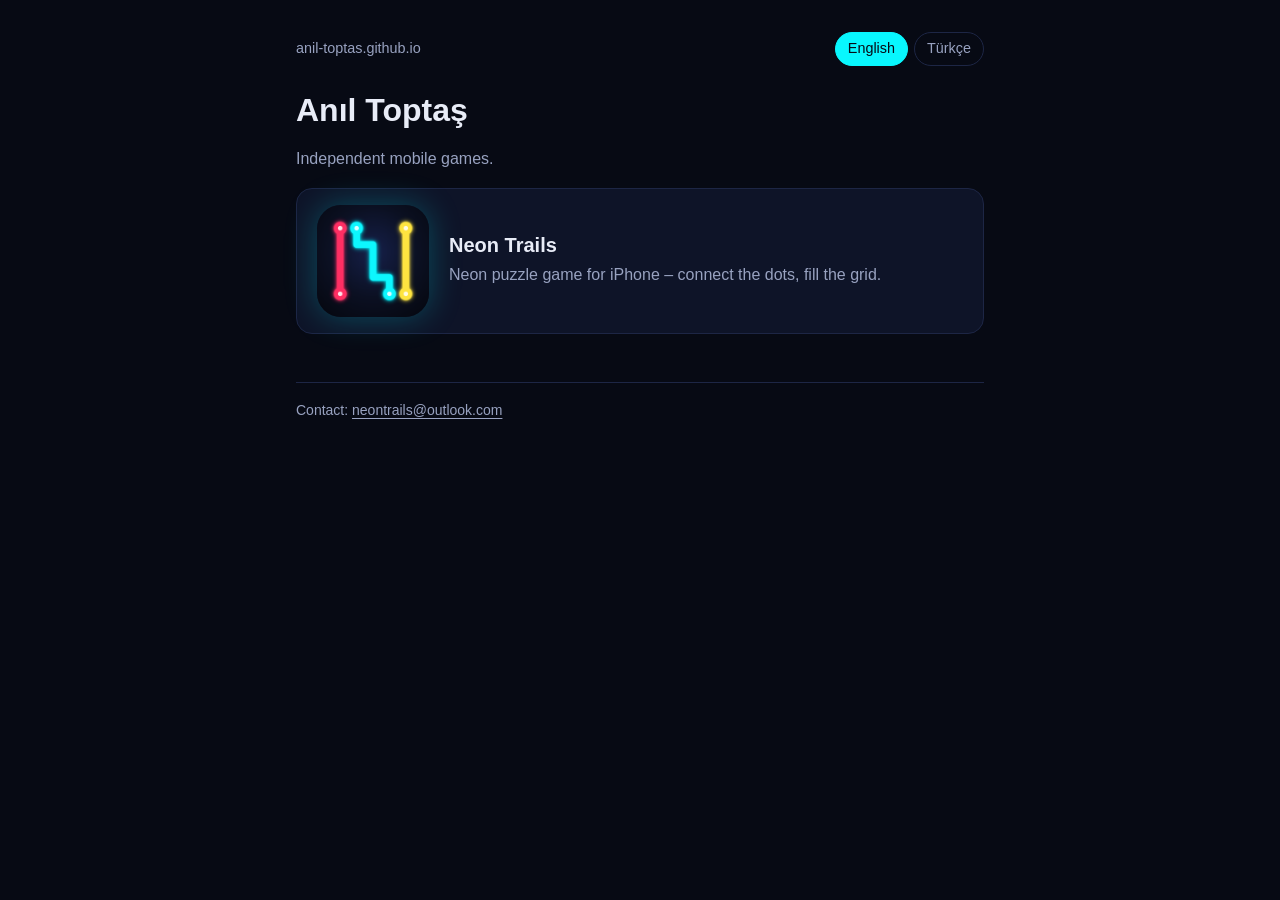
<file: index.html>
<!doctype html>
<html lang="en">
<head>
  <meta charset="utf-8">
  <meta name="viewport" content="width=device-width, initial-scale=1">
  <title>Anıl Toptaş – Games</title>
  <meta name="description" content="Independent mobile games by Anıl Toptaş.">
  <link rel="icon" href="favicon.png">
  <link rel="stylesheet" href="style.css">
  <script src="lang.js"></script>
</head>
<body>
<main>
  <div class="topbar">
    <span class="muted">anil-toptas.github.io</span>
    <div class="lang-switch" role="group" aria-label="Language / Dil">
      <button type="button" data-set="en" aria-pressed="false">English</button>
      <button type="button" data-set="tr" aria-pressed="false">Türkçe</button>
    </div>
  </div>

  <h1>Anıl Toptaş</h1>
  <p class="muted" data-lang="en">Independent mobile games.</p>
  <p class="muted" data-lang="tr">Bağımsız mobil oyunlar.</p>

  <a class="card hero" href="neon-trails/" style="text-decoration:none;color:inherit">
    <img src="neon-trails/icon.png" alt="" width="112" height="112">
    <div>
      <h2 style="margin:0;color:var(--text)">Neon Trails</h2>
      <p class="muted" data-lang="en" style="margin:4px 0 0">Neon puzzle game for iPhone – connect the dots, fill the grid.</p>
      <p class="muted" data-lang="tr" style="margin:4px 0 0">iPhone için neon bulmaca oyunu – noktaları birleştir, ızgarayı doldur.</p>
    </div>
  </a>

  <footer>
    <span data-lang="en">Contact:</span><span data-lang="tr">İletişim:</span>
    <a href="mailto:neontrails@outlook.com">neontrails@outlook.com</a>
  </footer>
</main>
</body>
</html>
</file>
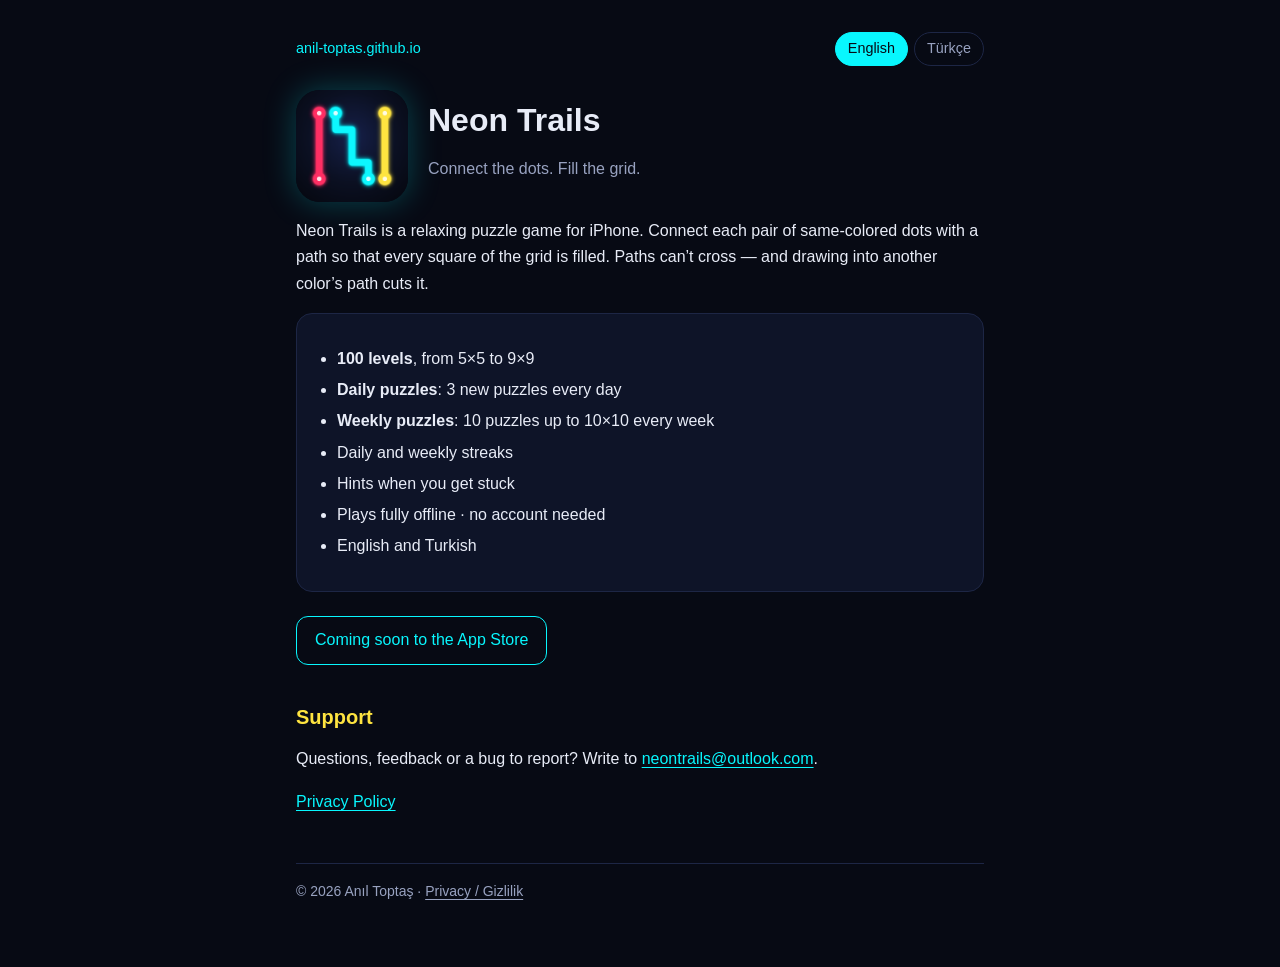
<file: neon-trails/index.html>
<!doctype html>
<html lang="en">
<head>
  <meta charset="utf-8">
  <meta name="viewport" content="width=device-width, initial-scale=1">
  <title>Neon Trails</title>
  <meta name="description" content="Neon Trails – an offline neon puzzle game for iPhone: connect the dots, fill the grid.">
  <link rel="icon" href="../favicon.png">
  <link rel="stylesheet" href="../style.css">
  <script src="../lang.js"></script>
</head>
<body>
<main>
  <div class="topbar">
    <a href="../">anil-toptas.github.io</a>
    <div class="lang-switch" role="group" aria-label="Language / Dil">
      <button type="button" data-set="en" aria-pressed="false">English</button>
      <button type="button" data-set="tr" aria-pressed="false">Türkçe</button>
    </div>
  </div>

  <div class="hero">
    <img src="icon.png" alt="Neon Trails icon" width="112" height="112">
    <div>
      <h1>Neon Trails</h1>
      <p class="muted" data-lang="en">Connect the dots. Fill the grid.</p>
      <p class="muted" data-lang="tr">Noktaları birleştir. Izgarayı doldur.</p>
    </div>
  </div>

  <!-- ENGLISH -->
  <section data-lang="en" lang="en">
    <p>Neon Trails is a relaxing puzzle game for iPhone. Connect each pair of same-colored dots with a path so that every square of the grid is filled. Paths can’t cross — and drawing into another color’s path cuts it.</p>
    <div class="card">
      <ul>
        <li><strong>100 levels</strong>, from 5×5 to 9×9</li>
        <li><strong>Daily puzzles</strong>: 3 new puzzles every day</li>
        <li><strong>Weekly puzzles</strong>: 10 puzzles up to 10×10 every week</li>
        <li>Daily and weekly streaks</li>
        <li>Hints when you get stuck</li>
        <li>Plays fully offline · no account needed</li>
        <li>English and Turkish</li>
      </ul>
    </div>
    <p><span class="badge">Coming soon to the App Store</span></p>

    <h2>Support</h2>
    <p>Questions, feedback or a bug to report? Write to <a href="mailto:neontrails@outlook.com">neontrails@outlook.com</a>.</p>
    <p><a href="privacy.html#en">Privacy Policy</a></p>
  </section>

  <!-- TÜRKÇE -->
  <section data-lang="tr" lang="tr">
    <p>Neon Trails, iPhone için rahatlatıcı bir bulmaca oyunu. Aynı renkteki nokta çiftlerini yollarla birleştir, ızgaranın tüm karelerini doldur. Yollar kesişemez; başka rengin yoluna girersen onu kesersin.</p>
    <div class="card">
      <ul>
        <li>5×5’ten 9×9’a <strong>100 seviye</strong></li>
        <li><strong>Günlük bulmacalar</strong>: her gün 3 yeni bulmaca</li>
        <li><strong>Haftalık bulmacalar</strong>: her hafta 10×10’a kadar 10 bulmaca</li>
        <li>Günlük ve haftalık seriler</li>
        <li>Takıldığında ipucu</li>
        <li>Tamamen çevrimdışı · hesap gerekmez</li>
        <li>Türkçe ve İngilizce</li>
      </ul>
    </div>
    <p><span class="badge">Yakında App Store’da</span></p>

    <h2>Destek</h2>
    <p>Soru, öneri veya hata bildirimi için: <a href="mailto:neontrails@outlook.com">neontrails@outlook.com</a></p>
    <p><a href="privacy.html#tr">Gizlilik Politikası</a></p>
  </section>

  <footer>
    © 2026 Anıl Toptaş · <a href="privacy.html">Privacy / Gizlilik</a>
  </footer>
</main>
</body>
</html>
</file>
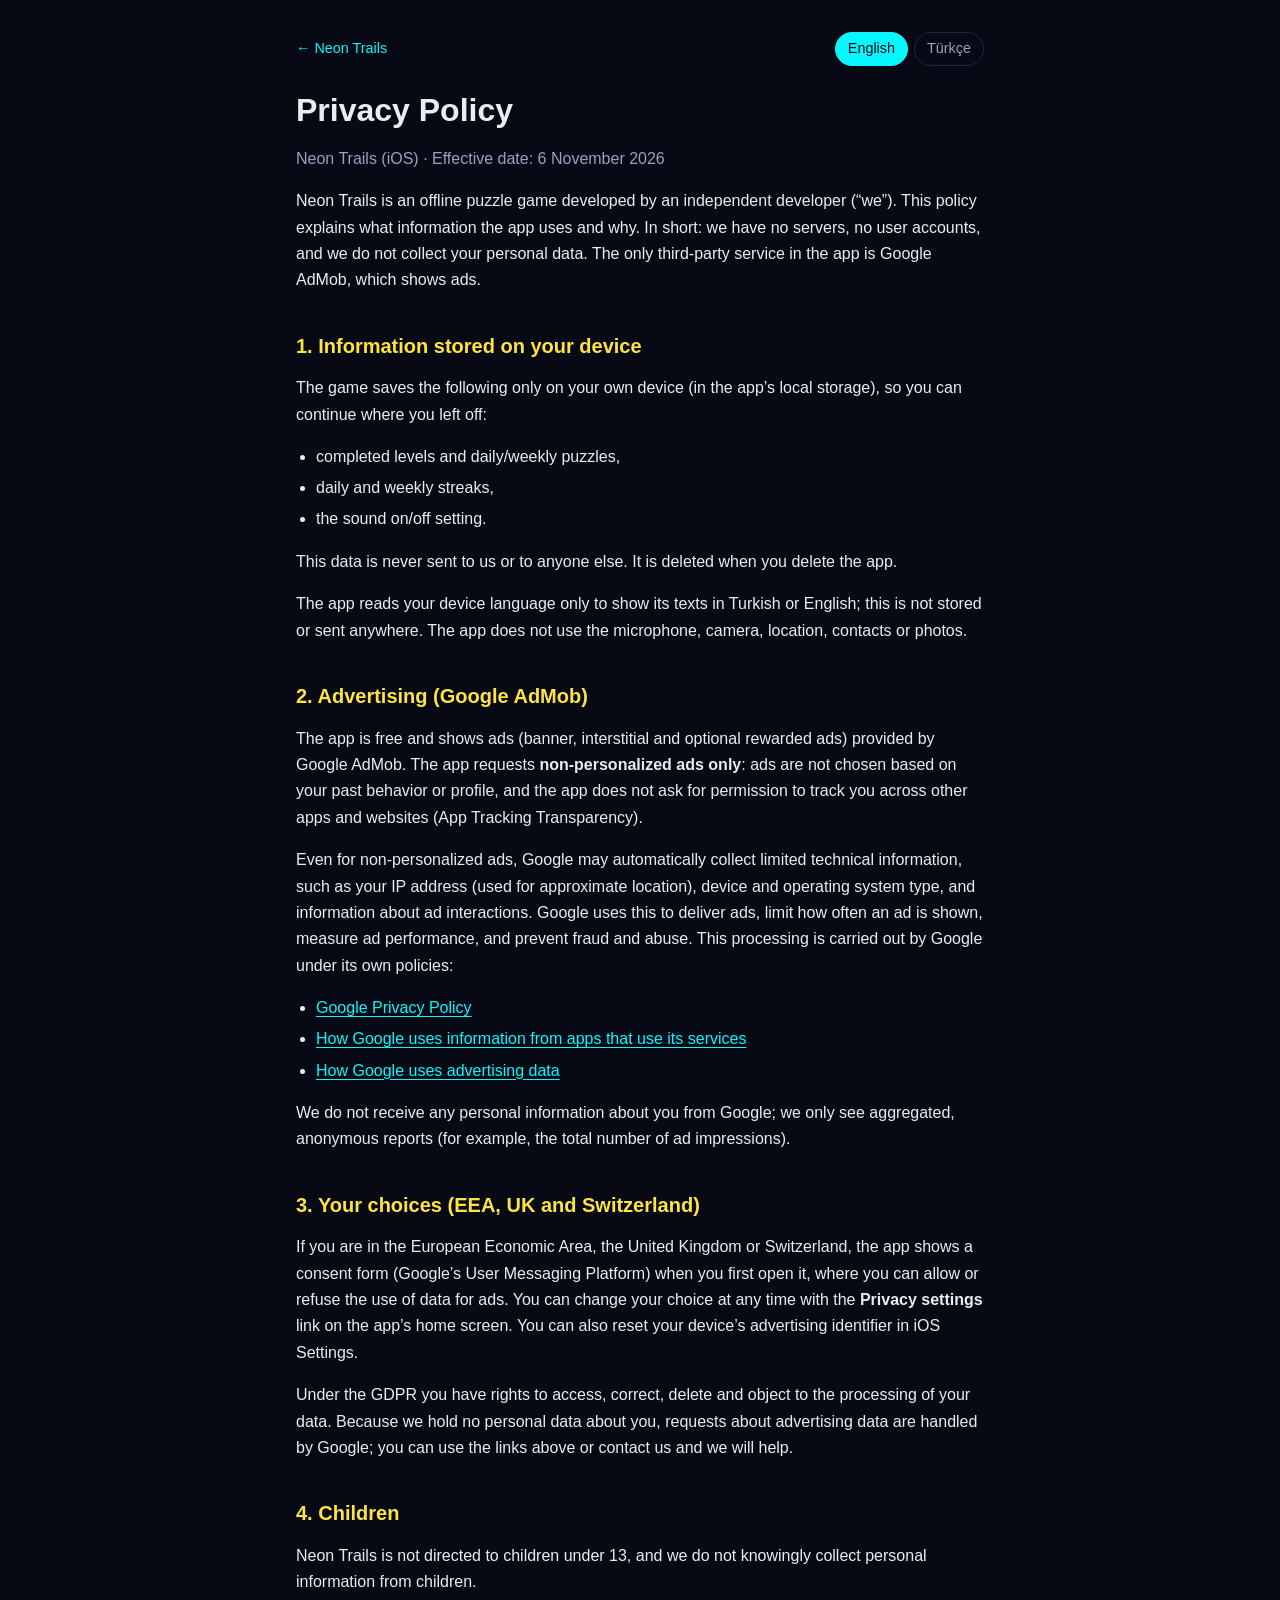
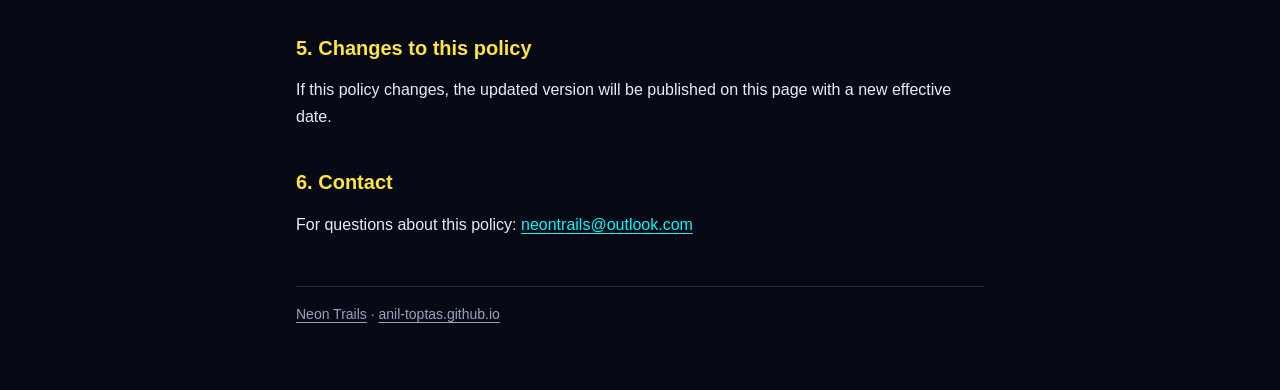
<file: neon-trails/privacy.html>
<!doctype html>
<html lang="en">
<head>
  <meta charset="utf-8">
  <meta name="viewport" content="width=device-width, initial-scale=1">
  <title>Neon Trails – Privacy Policy / Gizlilik Politikası</title>
  <meta name="description" content="Privacy policy of the Neon Trails puzzle game for iOS.">
  <link rel="icon" href="../favicon.png">
  <link rel="stylesheet" href="../style.css">
  <script src="../lang.js"></script>
</head>
<body>
<main>
  <div class="topbar">
    <a href="./">← Neon Trails</a>
    <div class="lang-switch" role="group" aria-label="Language / Dil">
      <button type="button" data-set="en" aria-pressed="false">English</button>
      <button type="button" data-set="tr" aria-pressed="false">Türkçe</button>
    </div>
  </div>

  <!-- ===================== ENGLISH ===================== -->
  <article data-lang="en" lang="en">
    <h1>Privacy Policy</h1>
    <p class="muted">Neon Trails (iOS) · Effective date: 6 November 2026</p>

    <p>Neon Trails is an offline puzzle game developed by an independent developer (“we”). This policy explains what information the app uses and why. In short: we have no servers, no user accounts, and we do not collect your personal data. The only third-party service in the app is Google AdMob, which shows ads.</p>

    <h2>1. Information stored on your device</h2>
    <p>The game saves the following only on your own device (in the app’s local storage), so you can continue where you left off:</p>
    <ul>
      <li>completed levels and daily/weekly puzzles,</li>
      <li>daily and weekly streaks,</li>
      <li>the sound on/off setting.</li>
    </ul>
    <p>This data is never sent to us or to anyone else. It is deleted when you delete the app.</p>
    <p>The app reads your device language only to show its texts in Turkish or English; this is not stored or sent anywhere. The app does not use the microphone, camera, location, contacts or photos.</p>

    <h2>2. Advertising (Google AdMob)</h2>
    <p>The app is free and shows ads (banner, interstitial and optional rewarded ads) provided by Google AdMob. The app requests <strong>non-personalized ads only</strong>: ads are not chosen based on your past behavior or profile, and the app does not ask for permission to track you across other apps and websites (App Tracking Transparency).</p>
    <p>Even for non-personalized ads, Google may automatically collect limited technical information, such as your IP address (used for approximate location), device and operating system type, and information about ad interactions. Google uses this to deliver ads, limit how often an ad is shown, measure ad performance, and prevent fraud and abuse. This processing is carried out by Google under its own policies:</p>
    <ul>
      <li><a href="https://policies.google.com/privacy">Google Privacy Policy</a></li>
      <li><a href="https://policies.google.com/technologies/partner-sites">How Google uses information from apps that use its services</a></li>
      <li><a href="https://policies.google.com/technologies/ads">How Google uses advertising data</a></li>
    </ul>
    <p>We do not receive any personal information about you from Google; we only see aggregated, anonymous reports (for example, the total number of ad impressions).</p>

    <h2>3. Your choices (EEA, UK and Switzerland)</h2>
    <p>If you are in the European Economic Area, the United Kingdom or Switzerland, the app shows a consent form (Google’s User Messaging Platform) when you first open it, where you can allow or refuse the use of data for ads. You can change your choice at any time with the <strong>Privacy settings</strong> link on the app’s home screen. You can also reset your device’s advertising identifier in iOS Settings.</p>
    <p>Under the GDPR you have rights to access, correct, delete and object to the processing of your data. Because we hold no personal data about you, requests about advertising data are handled by Google; you can use the links above or contact us and we will help.</p>

    <h2>4. Children</h2>
    <p>Neon Trails is not directed to children under 13, and we do not knowingly collect personal information from children.</p>

    <h2>5. Changes to this policy</h2>
    <p>If this policy changes, the updated version will be published on this page with a new effective date.</p>

    <h2>6. Contact</h2>
    <p>For questions about this policy: <a href="mailto:neontrails@outlook.com">neontrails@outlook.com</a></p>
  </article>

  <!-- ===================== TÜRKÇE ===================== -->
  <article data-lang="tr" lang="tr">
    <h1>Gizlilik Politikası</h1>
    <p class="muted">Neon Trails (iOS) · Yürürlük tarihi: 6 Kasım 2026</p>

    <p>Neon Trails, bağımsız bir geliştirici (“biz”) tarafından geliştirilen, çevrimdışı oynanan bir bulmaca oyunudur. Bu politika, uygulamanın hangi bilgileri neden kullandığını açıklar. Kısacası: sunucumuz ve kullanıcı hesabı yoktur, kişisel verilerinizi toplamayız. Uygulamadaki tek üçüncü taraf hizmet, reklam gösteren Google AdMob’dur.</p>

    <h2>1. Cihazınızda saklanan bilgiler</h2>
    <p>Oyun, kaldığınız yerden devam edebilmeniz için aşağıdakileri yalnızca kendi cihazınızda (uygulamanın yerel deposunda) saklar:</p>
    <ul>
      <li>tamamlanan seviyeler ile günlük/haftalık bulmacalar,</li>
      <li>günlük ve haftalık seriler,</li>
      <li>ses açık/kapalı ayarı.</li>
    </ul>
    <p>Bu veriler bize veya başka birine hiçbir zaman gönderilmez. Uygulamayı sildiğinizde silinir.</p>
    <p>Uygulama, cihazınızın dilini yalnızca yazıları Türkçe veya İngilizce göstermek için okur; bu bilgi saklanmaz ve hiçbir yere gönderilmez. Uygulama mikrofon, kamera, konum, kişiler veya fotoğraflara erişmez.</p>

    <h2>2. Reklamlar (Google AdMob)</h2>
    <p>Uygulama ücretsizdir ve Google AdMob tarafından sağlanan reklamlar (banner, geçiş reklamı ve isteğe bağlı ödüllü reklam) gösterir. Uygulama <strong>yalnızca kişiselleştirilmemiş reklam</strong> ister: reklamlar geçmiş davranışınıza veya profilinize göre seçilmez ve uygulama sizi diğer uygulama ve web sitelerinde izlemek için izin (Uygulama İzleme Şeffaflığı) istemez.</p>
    <p>Kişiselleştirilmemiş reklamlarda da Google; IP adresiniz (yaklaşık konum için), cihaz ve işletim sistemi türü ve reklam etkileşimleri gibi sınırlı teknik bilgileri otomatik olarak toplayabilir. Google bunları reklamı göstermek, bir reklamın kaç kez gösterileceğini sınırlamak, reklam performansını ölçmek ve dolandırıcılığı önlemek için kullanır. Bu işleme Google tarafından, kendi politikalarına göre yapılır:</p>
    <ul>
      <li><a href="https://policies.google.com/privacy?hl=tr">Google Gizlilik Politikası</a></li>
      <li><a href="https://policies.google.com/technologies/partner-sites?hl=tr">Google, hizmetlerini kullanan uygulamalardan gelen bilgileri nasıl kullanır</a></li>
      <li><a href="https://policies.google.com/technologies/ads?hl=tr">Google reklam verilerini nasıl kullanır</a></li>
    </ul>
    <p>Google’dan sizinle ilgili kişisel bilgi almayız; yalnızca toplu ve anonim raporları (örneğin toplam reklam gösterim sayısı) görürüz.</p>

    <h2>3. Seçimleriniz (AEA, Birleşik Krallık ve İsviçre)</h2>
    <p>Avrupa Ekonomik Alanı, Birleşik Krallık veya İsviçre’deyseniz uygulama ilk açılışta, reklamlar için veri kullanımına izin verip vermediğinizi seçebileceğiniz bir izin formu (Google’ın Kullanıcı Mesajlaşma Platformu) gösterir. Seçiminizi istediğiniz zaman uygulamanın ana ekranındaki <strong>Gizlilik ayarları</strong> bağlantısından değiştirebilirsiniz. Cihazınızın reklam kimliğini iOS Ayarlar’dan da sıfırlayabilirsiniz.</p>
    <p>GDPR ve KVKK kapsamında verilerinize erişme, düzeltme, silme ve işlenmesine itiraz etme haklarınız vardır. Sizinle ilgili kişisel veri tutmadığımız için reklam verileriyle ilgili talepler Google tarafından karşılanır; yukarıdaki bağlantıları kullanabilir veya bize yazabilirsiniz, yardımcı oluruz.</p>

    <h2>4. Çocuklar</h2>
    <p>Neon Trails 13 yaşından küçük çocuklara yönelik değildir ve çocuklardan bilerek kişisel bilgi toplamayız.</p>

    <h2>5. Bu politikadaki değişiklikler</h2>
    <p>Politika değişirse güncel hali yeni yürürlük tarihiyle bu sayfada yayınlanır.</p>

    <h2>6. İletişim</h2>
    <p>Bu politika hakkındaki sorularınız için: <a href="mailto:neontrails@outlook.com">neontrails@outlook.com</a></p>
  </article>

  <footer>
    <a href="./">Neon Trails</a> · <a href="../">anil-toptas.github.io</a>
  </footer>
</main>
</body>
</html>
</file>
<file: style.css>
:root {
  --bg: #070a14;
  --panel: #0e1428;
  --line: #1d2645;
  --text: #e8ecf7;
  --muted: #98a2c0;
  --cyan: #08f7fe;
  --pink: #ff2e63;
  --yellow: #fee440;
  color-scheme: dark;
}

* { box-sizing: border-box; }

html { -webkit-text-size-adjust: 100%; }

body {
  margin: 0;
  background: var(--bg);
  color: var(--text);
  font: 16px/1.65 -apple-system, BlinkMacSystemFont, "Segoe UI", Roboto, "Helvetica Neue", Arial, sans-serif;
}

main {
  max-width: 720px;
  margin: 0 auto;
  padding: 32px 16px 64px;
}

a { color: var(--cyan); text-underline-offset: 3px; }
a:hover { text-shadow: 0 0 8px rgba(8, 247, 254, 0.6); }

h1, h2, h3 { line-height: 1.25; }
h1 { font-size: 2rem; margin: 0.2em 0 0.3em; }
h2 { font-size: 1.25rem; margin-top: 2em; color: var(--yellow); }
h3 { font-size: 1.05rem; margin-top: 1.5em; }

p, li { color: var(--text); }
.muted { color: var(--muted); }
small, .small { font-size: 0.875rem; }

.topbar {
  display: flex;
  justify-content: space-between;
  align-items: center;
  gap: 12px;
  margin-bottom: 24px;
  font-size: 0.9rem;
}
.topbar a { text-decoration: none; }

.lang-switch { display: flex; gap: 6px; }
.lang-switch button {
  background: transparent;
  color: var(--muted);
  border: 1px solid var(--line);
  border-radius: 999px;
  padding: 4px 12px;
  font: inherit;
  cursor: pointer;
}
.lang-switch button[aria-pressed="true"] {
  color: var(--bg);
  background: var(--cyan);
  border-color: var(--cyan);
}

/* Dil seçimi: JS yoksa iki dil de görünür. */
html.lang-en [data-lang="tr"],
html.lang-tr [data-lang="en"] { display: none; }

.hero { display: flex; align-items: center; gap: 20px; flex-wrap: wrap; }
.hero img {
  width: 112px;
  height: 112px;
  border-radius: 24px;
  box-shadow: 0 0 32px rgba(8, 247, 254, 0.25);
}

.card {
  background: var(--panel);
  border: 1px solid var(--line);
  border-radius: 16px;
  padding: 16px 20px;
  margin: 16px 0;
}
.card h2:first-child, .card h3:first-child { margin-top: 0; }

.badge {
  display: inline-block;
  padding: 10px 18px;
  border-radius: 12px;
  border: 1px solid var(--cyan);
  color: var(--cyan);
  text-decoration: none;
  margin-top: 8px;
}

ul { padding-left: 1.25em; }
li { margin: 0.3em 0; }

footer {
  margin-top: 48px;
  padding-top: 16px;
  border-top: 1px solid var(--line);
  color: var(--muted);
  font-size: 0.875rem;
}
footer a { color: var(--muted); }
</file>
